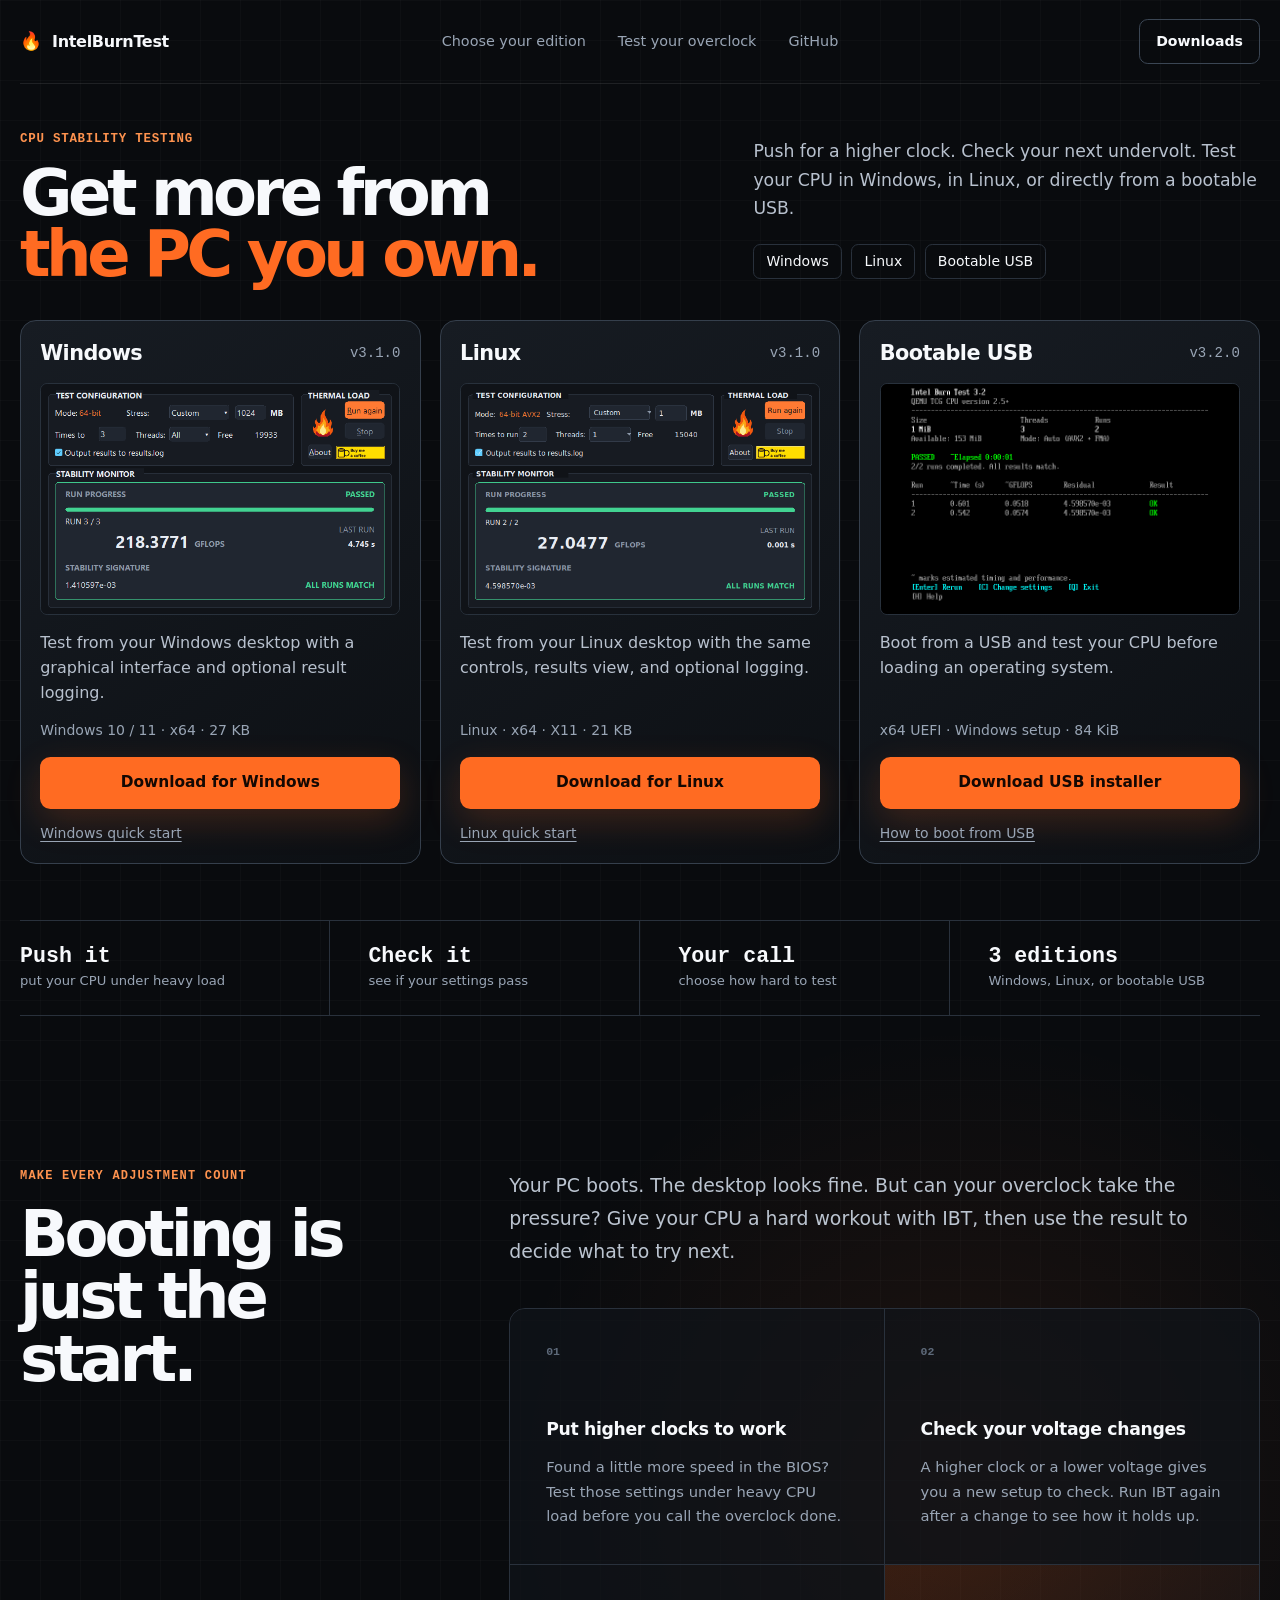
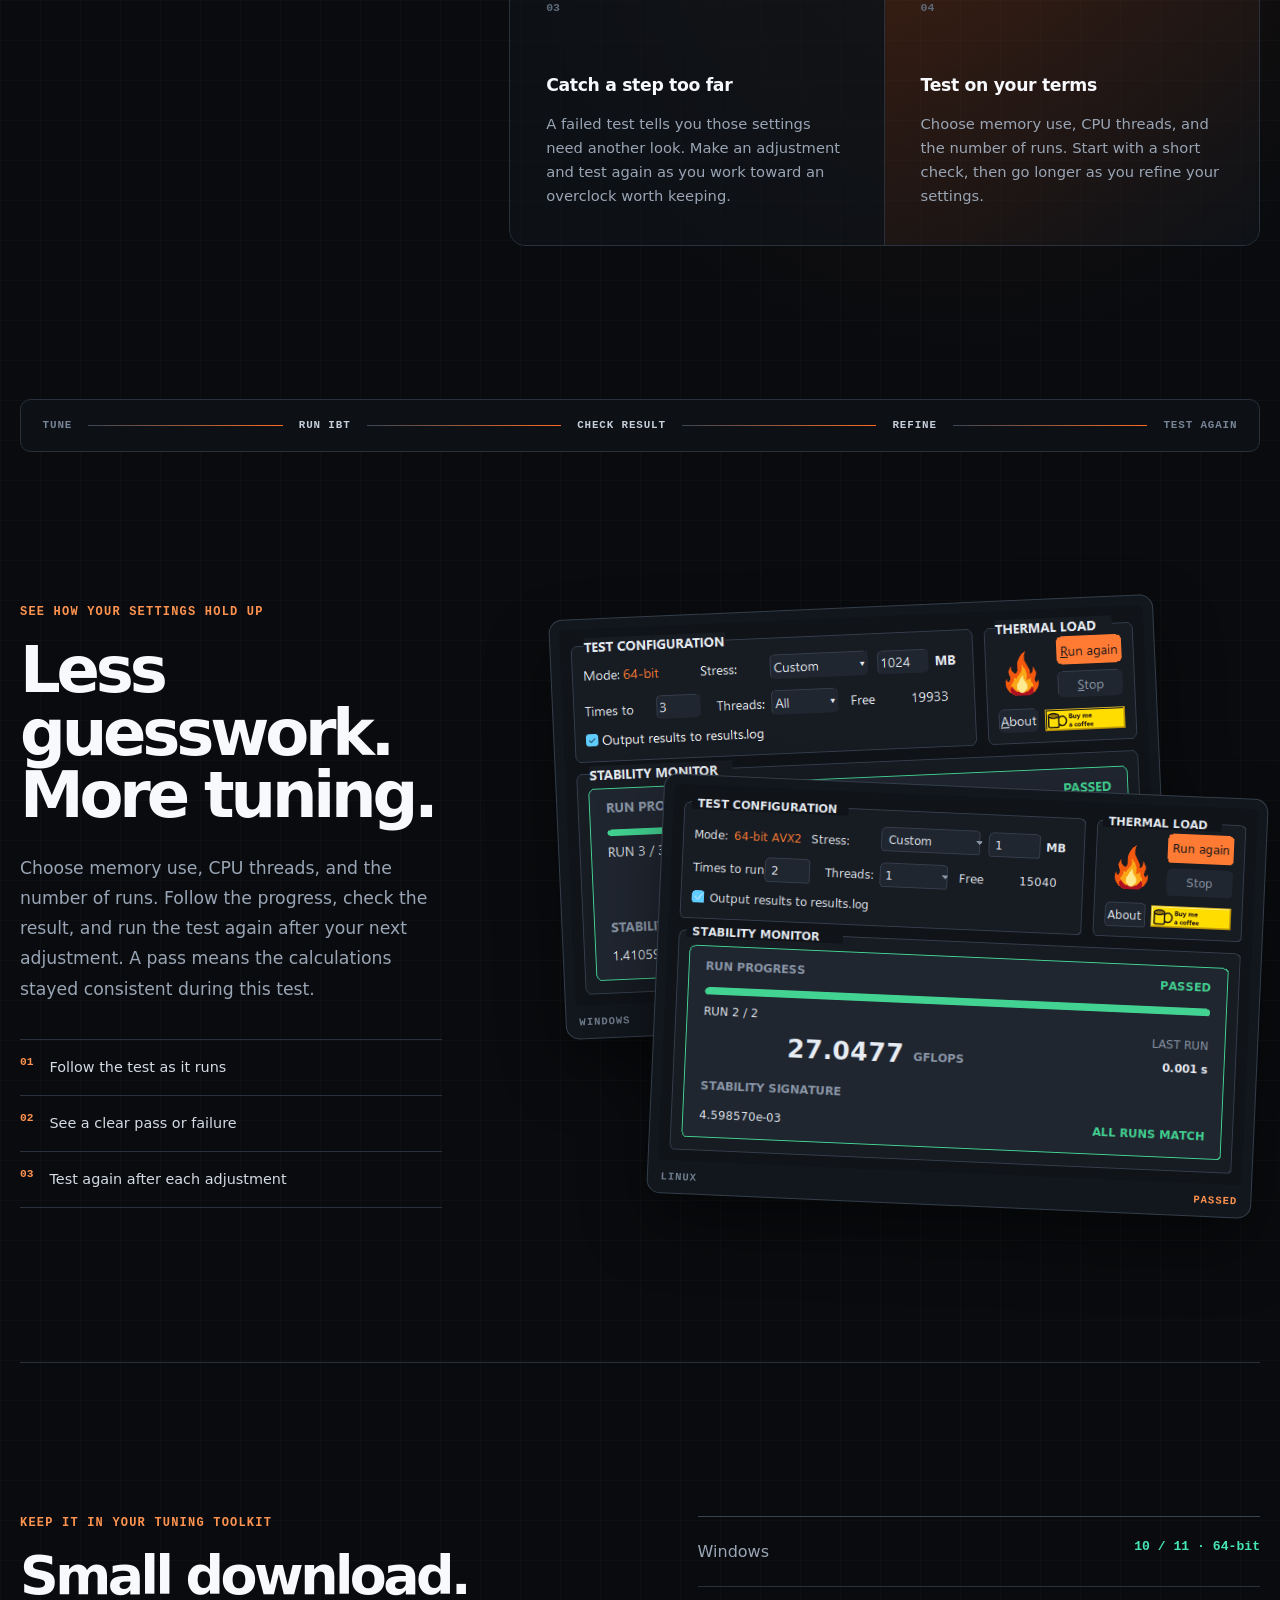
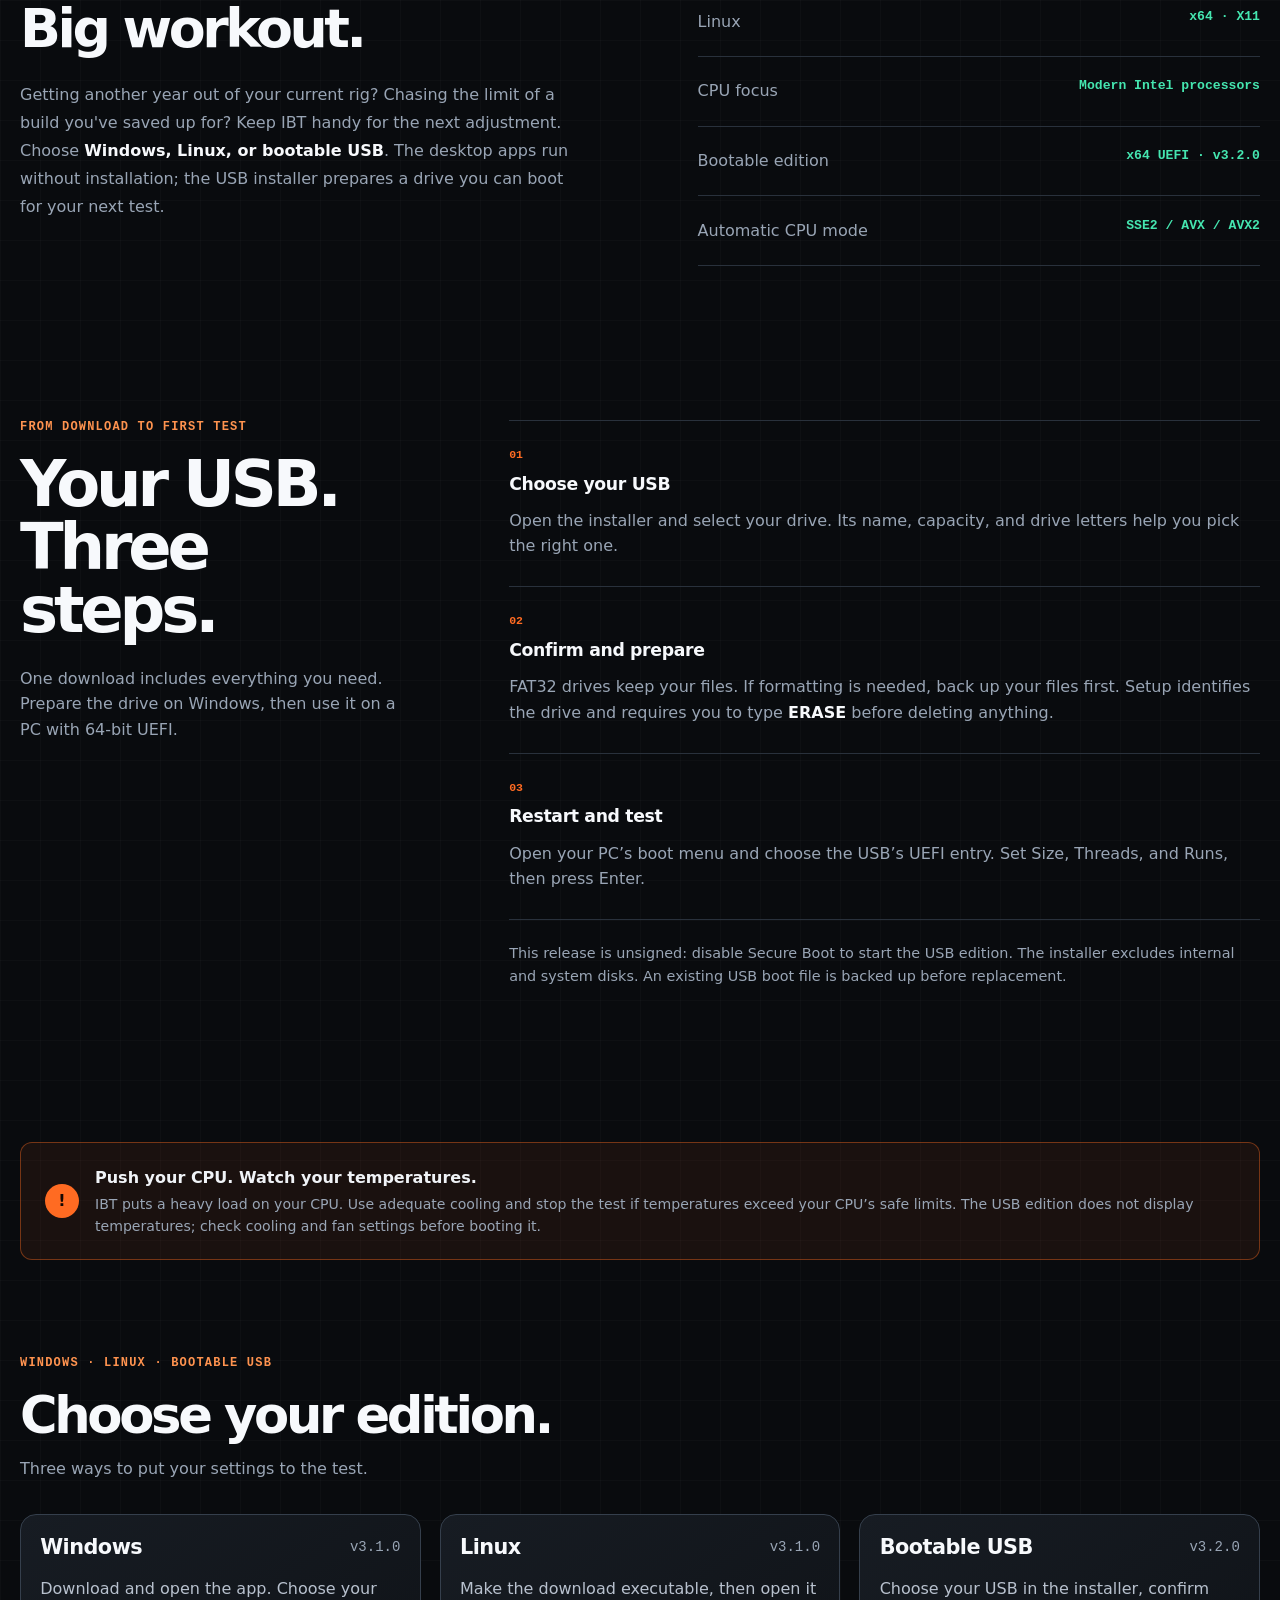
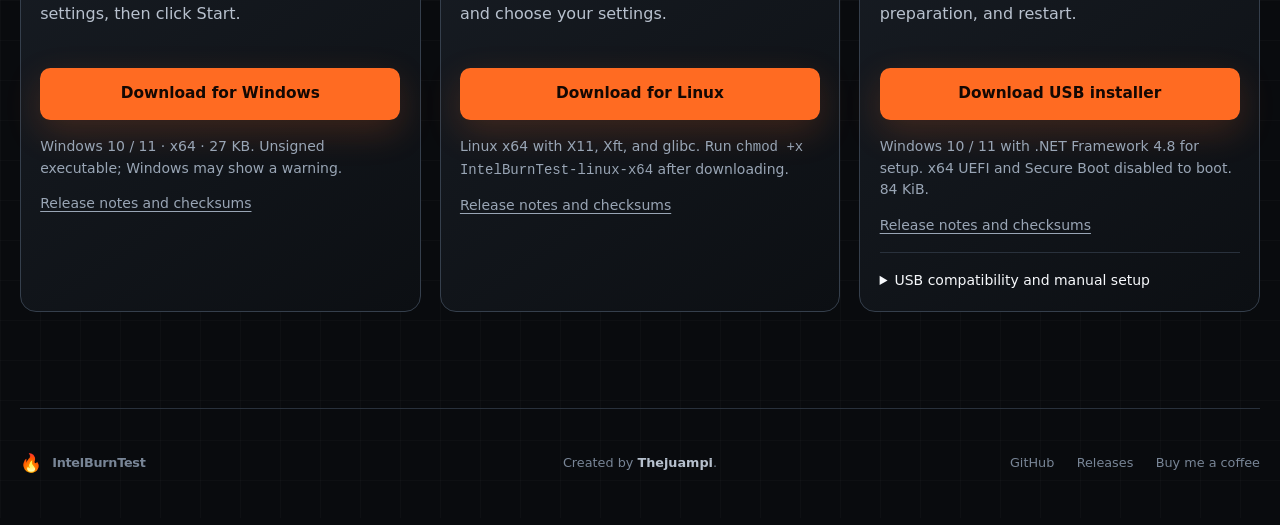
<file: index.html>
<!doctype html>
<html lang="en">
<head>
  <meta charset="utf-8">
  <meta name="viewport" content="width=device-width,initial-scale=1">
  <meta name="theme-color" content="#090b0e">
  <meta name="description" content="Test your CPU overclock with IntelBurnTest for Windows, Linux, or bootable USB. Choose your edition, download it, and check your settings under load.">
  <meta property="og:type" content="website">
  <meta property="og:title" content="IntelBurnTest — Get more from the PC you own.">
  <meta property="og:description" content="Chase more FPS. Push for a higher clock. Test your CPU overclock with IntelBurnTest as you squeeze more out of your hardware.">
  <meta property="og:image" content="https://thejuampi.github.io/ibt-asm/assets/ibt-windows-passed.webp">
  <meta property="og:image:alt" content="IntelBurnTest showing a passed CPU stability test">
  <title>IntelBurnTest — Put Your Overclock to the Test</title>
  <link rel="icon" type="image/svg+xml" href="data:image/svg+xml,%3Csvg xmlns='http://www.w3.org/2000/svg' viewBox='0 0 32 32'%3E%3Cpath fill='%23ff6b22' d='M18 2c1 7-5 8-2 14 1-4 5-5 6-9 5 6 7 12 4 18-4 8-16 7-20 1C1 18 8 11 13 7c0 4 0 7 2 8-2-7 3-8 3-13Z'/%3E%3Cpath fill='%23ffd166' d='M16 15c0 4-4 5-2 10 1 2 5 3 7 0 2-4-1-7-2-9 0 3-2 4-3 5 1-2 0-4 0-6Z'/%3E%3C/svg%3E">
  <link rel="preload" href="assets/ibt-windows-passed.webp" as="image" type="image/webp">
  <link rel="stylesheet" href="styles.css?v=three-editions-20260930">
</head>
<body>
  <a class="skip-link" href="#main">Skip to content</a>
  <header class="site-header">
    <a class="brand" href="#top" aria-label="IntelBurnTest home">
      <span class="brand-mark" aria-hidden="true">🔥</span>
      <span>IntelBurnTest</span>
    </a>
    <nav aria-label="Primary navigation">
      <a href="#editions">Choose your edition</a>
      <a href="#engineering">Test your overclock</a>
      <a href="https://github.com/Thejuampi/ibt-asm" rel="noreferrer">GitHub</a>
    </nav>
    <a class="header-download" href="#download">Downloads</a>
  </header>

  <main id="main">
    <section class="hero hero-editions" id="top">
      <div class="hero-intro">
        <div>
          <p class="kicker">CPU stability testing</p>
          <h1>Get more from<br><em>the PC you own.</em></h1>
        </div>
        <div class="hero-description">
          <p class="lede">Push for a higher clock. Check your next undervolt. Test your CPU in Windows, in Linux, or directly from a bootable USB.</p>
          <nav class="edition-shortcuts" aria-label="Choose an edition">
            <a href="#edition-windows">Windows</a><a href="#edition-linux">Linux</a><a href="#edition-usb">Bootable USB</a>
          </nav>
        </div>
      </div>
      <div class="edition-grid" id="editions" aria-label="IntelBurnTest editions">
        <article class="edition-card" id="edition-windows" data-edition="windows">
          <div class="edition-heading"><h2>Windows</h2><span class="edition-version">v3.1.0</span></div>
          <figure class="edition-shot"><img src="assets/ibt-windows-passed.webp" width="620" height="400" alt="IntelBurnTest Windows app showing a passed test in the Stability Monitor" decoding="async"></figure>
          <p>Test from your Windows desktop with a graphical interface and optional result logging.</p>
          <span class="edition-requirement">Windows 10 / 11 · x64 · 27 KB</span>
          <a class="button button-primary edition-download" href="https://github.com/Thejuampi/ibt-asm/releases/download/v3.1.0/IntelBurnTest.exe">Download for Windows</a>
          <a class="edition-more" href="#download-windows">Windows quick start</a>
        </article>
        <article class="edition-card" id="edition-linux" data-edition="linux">
          <div class="edition-heading"><h2>Linux</h2><span class="edition-version">v3.1.0</span></div>
          <figure class="edition-shot"><img src="assets/ibt-linux-passed.webp" width="620" height="400" alt="IntelBurnTest Linux app showing completed runs with matching results" decoding="async"></figure>
          <p>Test from your Linux desktop with the same controls, results view, and optional logging.</p>
          <span class="edition-requirement">Linux · x64 · X11 · 21 KB</span>
          <a class="button button-primary edition-download" href="https://github.com/Thejuampi/ibt-asm/releases/download/v3.1.0/IntelBurnTest-linux-x64">Download for Linux</a>
          <a class="edition-more" href="#download-linux">Linux quick start</a>
        </article>
        <article class="edition-card" id="edition-usb" data-edition="usb">
          <div class="edition-heading"><h2>Bootable USB</h2><span class="edition-version">v3.2.0</span></div>
          <figure class="edition-shot edition-shot-console"><img src="assets/ibt-uefi-passed.webp" width="1280" height="800" alt="Intel Burn Test bootable USB edition showing a passed test and Rerun and Change settings actions" decoding="async"></figure>
          <p>Boot from a USB and test your CPU before loading an operating system.</p>
          <span class="edition-requirement">x64 UEFI · Windows setup · 84 KiB</span>
          <a class="button button-primary edition-download" href="https://github.com/Thejuampi/ibt-asm/releases/download/v3.2.0/IntelBurnTest-USB-Setup.exe">Download USB installer</a>
          <a class="edition-more" href="#usb-setup">How to boot from USB</a>
        </article>
      </div>
    </section>

    <section class="proof" aria-label="Key facts">
      <div><strong>Push it</strong><span>put your CPU under heavy load</span></div>
      <div><strong>Check it</strong><span>see if your settings pass</span></div>
      <div><strong>Your call</strong><span>choose how hard to test</span></div>
      <div><strong>3 editions</strong><span>Windows, Linux, or bootable USB</span></div>
    </section>

    <section class="engineering section" id="engineering">
      <div class="section-heading">
        <p class="eyebrow">Make every adjustment count</p>
        <h2>Booting is<br>just the start.</h2>
      </div>
      <div class="engineering-content" id="how-to">
        <p class="section-intro">Your PC boots. The desktop looks fine. But can your overclock take the pressure? Give your CPU a hard workout with IBT, then use the result to decide what to try next.</p>
        <div class="architecture-grid">
          <article>
            <span class="card-index">01</span>
            <h3>Put higher clocks to work</h3>
            <p>Found a little more speed in the BIOS? Test those settings under heavy CPU load before you call the overclock done.</p>
          </article>
          <article>
            <span class="card-index">02</span>
            <h3>Check your voltage changes</h3>
            <p>A higher clock or a lower voltage gives you a new setup to check. Run IBT again after a change to see how it holds up.</p>
          </article>
          <article>
            <span class="card-index">03</span>
            <h3>Catch a step too far</h3>
            <p>A failed test tells you those settings need another look. Make an adjustment and test again as you work toward an overclock worth keeping.</p>
          </article>
          <article class="card-hot">
            <span class="card-index">04</span>
            <h3>Test on your terms</h3>
            <p>Choose memory use, CPU threads, and the number of runs. Start with a short check, then go longer as you refine your settings.</p>
          </article>
        </div>
      </div>
    </section>

    <section class="kernel-strip" aria-label="Overclock testing steps">
      <span>TUNE</span><i></i><b>RUN IBT</b><i></i><b>CHECK RESULT</b><i></i><b>REFINE</b><i></i><span>TEST AGAIN</span>
    </section>

    <section class="interface section" id="interface">
      <div class="interface-copy" id="results">
        <p class="eyebrow">See how your settings hold up</p>
        <h2>Less guesswork.<br>More tuning.</h2>
        <p>Choose memory use, CPU threads, and the number of runs. Follow the progress, check the result, and run the test again after your next adjustment. A pass means the calculations stayed consistent during this test.</p>
        <ul class="feature-list">
          <li><span>01</span> Follow the test as it runs</li>
          <li><span>02</span> See a clear pass or failure</li>
          <li><span>03</span> Test again after each adjustment</li>
        </ul>
      </div>
      <div class="screenshot-stack">
        <figure class="screenshot-card screenshot-idle">
          <img src="assets/ibt-windows-passed.webp" width="620" height="400" alt="Windows graphical Stability Monitor after a completed test" loading="lazy" decoding="async">
          <figcaption><span>Windows</span><b>Passed</b></figcaption>
        </figure>
        <figure class="screenshot-card screenshot-running">
          <img src="assets/ibt-linux-passed.webp" width="620" height="400" alt="Linux graphical Stability Monitor after a completed test" loading="lazy" decoding="async">
          <figcaption><span>Linux</span><b>Passed</b></figcaption>
        </figure>
      </div>
    </section>

    <section class="validation section">
      <div class="validation-copy">
        <p class="eyebrow">Keep it in your tuning toolkit</p>
        <h2>Small download.<br>Big workout.</h2>
        <p>Getting another year out of your current rig? Chasing the limit of a build you've saved up for? Keep IBT handy for the next adjustment. Choose <strong>Windows, Linux, or bootable USB</strong>. The desktop apps run without installation; the USB installer prepares a drive you can boot for your next test.</p>
      </div>
      <div class="validation-ledger" role="list" aria-label="Download and compatibility">
        <div role="listitem"><span>Windows</span><strong>10 / 11 · 64-bit</strong></div>
        <div role="listitem"><span>Linux</span><strong>x64 · X11</strong></div>
        <div role="listitem"><span>CPU focus</span><strong>Modern Intel processors</strong></div>
        <div role="listitem"><span>Bootable edition</span><strong>x64 UEFI · v3.2.0</strong></div>
        <div role="listitem"><span>Automatic CPU mode</span><strong>SSE2 / AVX / AVX2</strong></div>
      </div>
    </section>

    <section class="usb-setup section" id="usb-setup">
      <div class="section-heading">
        <p class="eyebrow">From download to first test</p>
        <h2>Your USB.<br>Three steps.</h2>
        <p class="usb-intro">One download includes everything you need. Prepare the drive on Windows, then use it on a PC with 64-bit UEFI.</p>
      </div>
      <div class="usb-steps">
        <article><span class="card-index">01</span><h3>Choose your USB</h3><p>Open the installer and select your drive. Its name, capacity, and drive letters help you pick the right one.</p></article>
        <article><span class="card-index">02</span><h3>Confirm and prepare</h3><p>FAT32 drives keep your files. If formatting is needed, back up your files first. Setup identifies the drive and requires you to type <strong>ERASE</strong> before deleting anything.</p></article>
        <article><span class="card-index">03</span><h3>Restart and test</h3><p>Open your PC’s boot menu and choose the USB’s UEFI entry. Set Size, Threads, and Runs, then press Enter.</p></article>
        <p class="usb-note">This release is unsigned: disable Secure Boot to start the USB edition. The installer excludes internal and system disks. An existing USB boot file is backed up before replacement.</p>
      </div>
    </section>

    <aside class="warning">
      <div class="warning-icon" aria-hidden="true">!</div>
      <div>
        <strong>Push your CPU. Watch your temperatures.</strong>
        <p>IBT puts a heavy load on your CPU. Use adequate cooling and stop the test if temperatures exceed your CPU’s safe limits. The USB edition does not display temperatures; check cooling and fan settings before booting it.</p>
      </div>
    </aside>

    <section class="downloads-section" id="download">
      <div class="downloads-heading"><p class="eyebrow">Windows · Linux · Bootable USB</p><h2>Choose your edition.</h2><p>Three ways to put your settings to the test.</p></div>
      <div class="download-grid" id="desktop-downloads">
        <article class="download-choice" id="download-windows">
          <div class="edition-heading"><h3>Windows</h3><span class="edition-version">v3.1.0</span></div>
          <p>Download and open the app. Choose your settings, then click Start.</p>
          <a class="button button-primary edition-download" href="https://github.com/Thejuampi/ibt-asm/releases/download/v3.1.0/IntelBurnTest.exe">Download for Windows</a>
          <p class="download-requirements">Windows 10 / 11 · x64 · 27 KB. Unsigned executable; Windows may show a warning.</p>
          <a class="edition-more" href="https://github.com/Thejuampi/ibt-asm/releases/tag/v3.1.0">Release notes and checksums</a>
        </article>
        <article class="download-choice" id="download-linux">
          <div class="edition-heading"><h3>Linux</h3><span class="edition-version">v3.1.0</span></div>
          <p>Make the download executable, then open it and choose your settings.</p>
          <a class="button button-primary edition-download" id="linux-download" href="https://github.com/Thejuampi/ibt-asm/releases/download/v3.1.0/IntelBurnTest-linux-x64">Download for Linux</a>
          <p class="download-requirements">Linux x64 with X11, Xft, and glibc. Run <code>chmod +x IntelBurnTest-linux-x64</code> after downloading.</p>
          <a class="edition-more" href="https://github.com/Thejuampi/ibt-asm/releases/tag/v3.1.0">Release notes and checksums</a>
        </article>
        <article class="download-choice" id="download-usb">
          <div class="edition-heading"><h3>Bootable USB</h3><span class="edition-version">v3.2.0</span></div>
          <p>Choose your USB in the installer, confirm preparation, and restart.</p>
          <a class="button button-primary edition-download" href="https://github.com/Thejuampi/ibt-asm/releases/download/v3.2.0/IntelBurnTest-USB-Setup.exe">Download USB installer</a>
          <p class="download-requirements">Windows 10 / 11 with .NET Framework 4.8 for setup. x64 UEFI and Secure Boot disabled to boot. 84 KiB.</p>
          <a class="edition-more" href="https://github.com/Thejuampi/ibt-asm/releases/tag/v3.2.0">Release notes and checksums</a>
          <details class="manual-downloads">
            <summary>USB compatibility and manual setup</summary>
            <p>Verified in QEMU/OVMF; physical USB installation and firmware compatibility still need hardware validation. The installer is unsigned; Windows may show a warning. Legacy BIOS is unsupported.</p>
            <p><a class="release-link" href="https://github.com/Thejuampi/ibt-asm/releases/download/v3.2.0/ibt-uefi-usb.zip">Download the USB ZIP</a> and extract it into an existing FAT32 USB. Back up an existing EFI/BOOT/BOOTX64.EFI before replacing it.</p>
            <p><a class="release-link" href="https://github.com/Thejuampi/ibt-asm/releases/download/v3.2.0/ibt-uefi.img">Download the raw image</a> for your imaging tool. Writing this image erases its destination and creates a 64 MiB layout.</p>
          </details>
        </article>
      </div>
    </section>
  </main>

  <footer>
    <a class="brand" href="#top"><span class="brand-mark" aria-hidden="true">🔥</span><span>IntelBurnTest</span></a>
    <p>Created by <strong>Thejuampi</strong>.</p>
    <div>
      <a href="https://github.com/Thejuampi/ibt-asm">GitHub</a>
      <a href="https://github.com/Thejuampi/ibt-asm/releases">Releases</a>
      <a href="https://buymeacoffee.com/thejuampi">Buy me a coffee</a>
    </div>
  </footer>
</body>
</html>
</file>
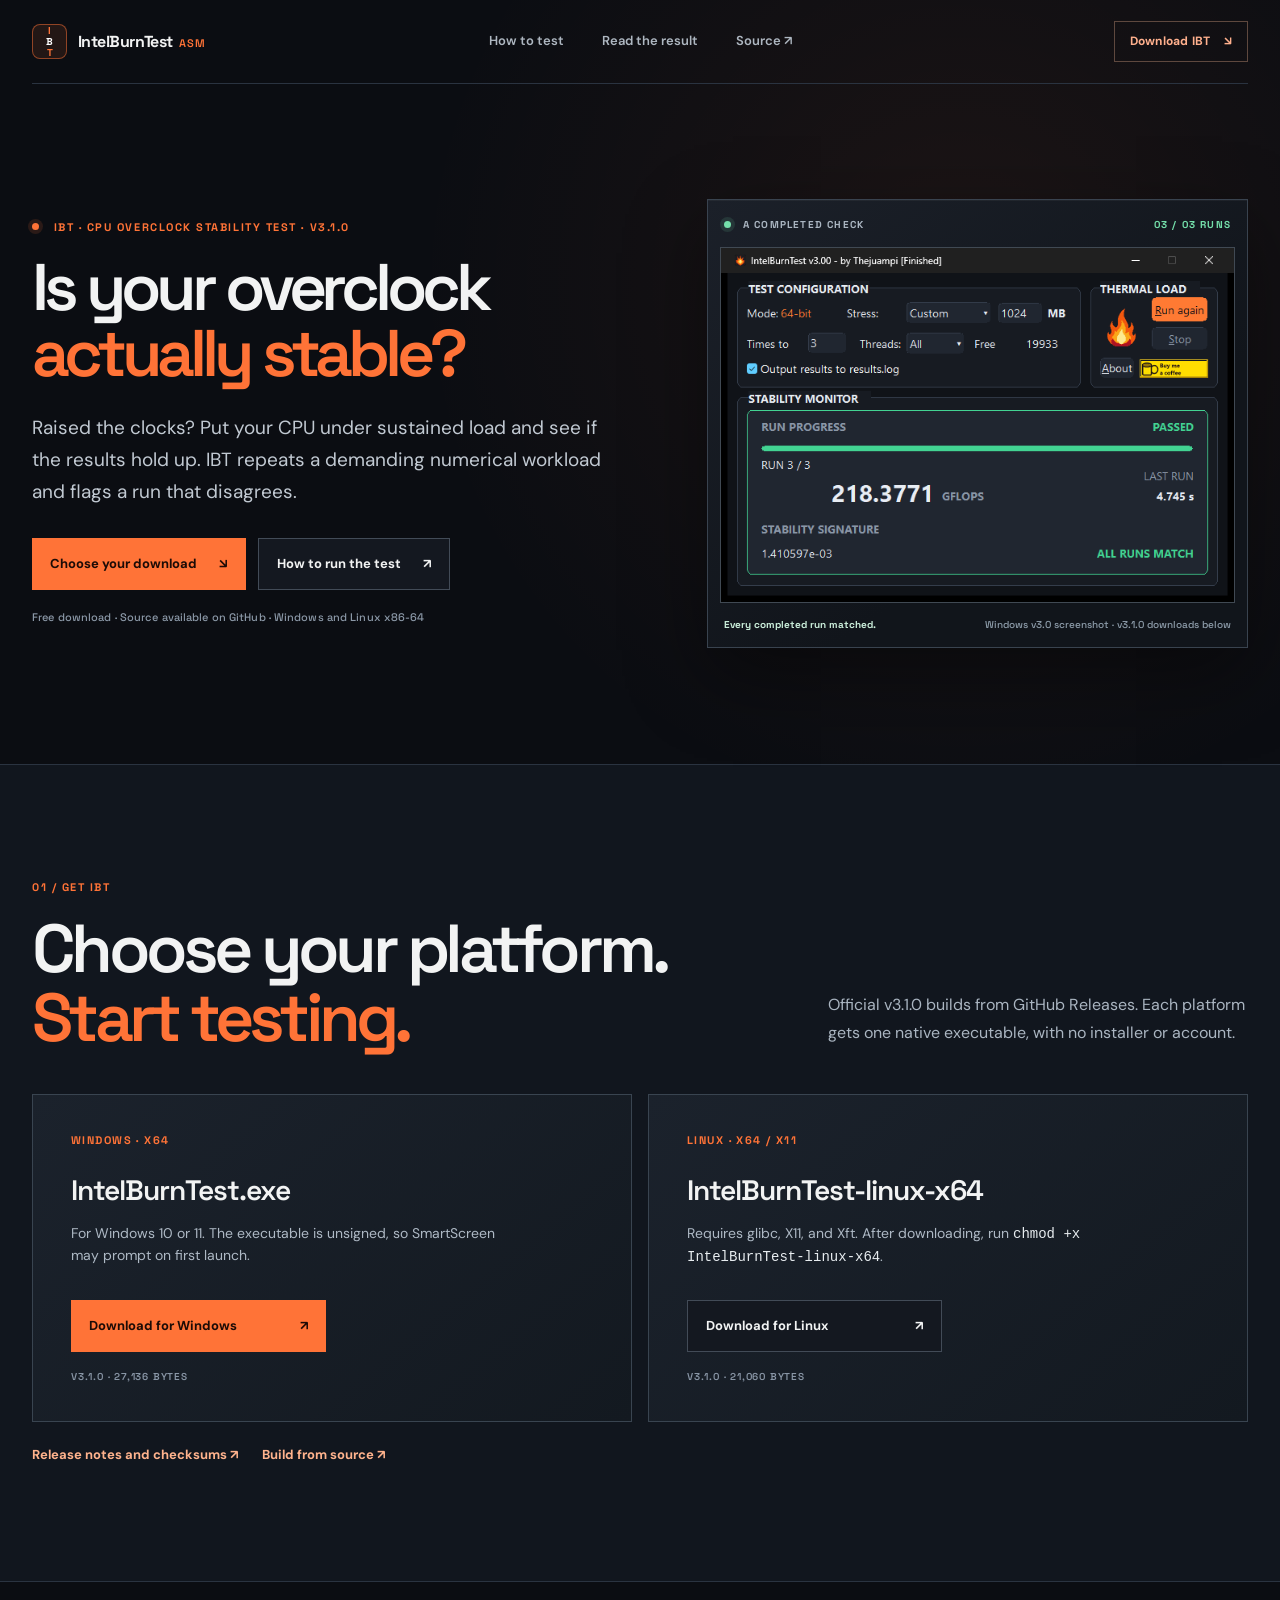
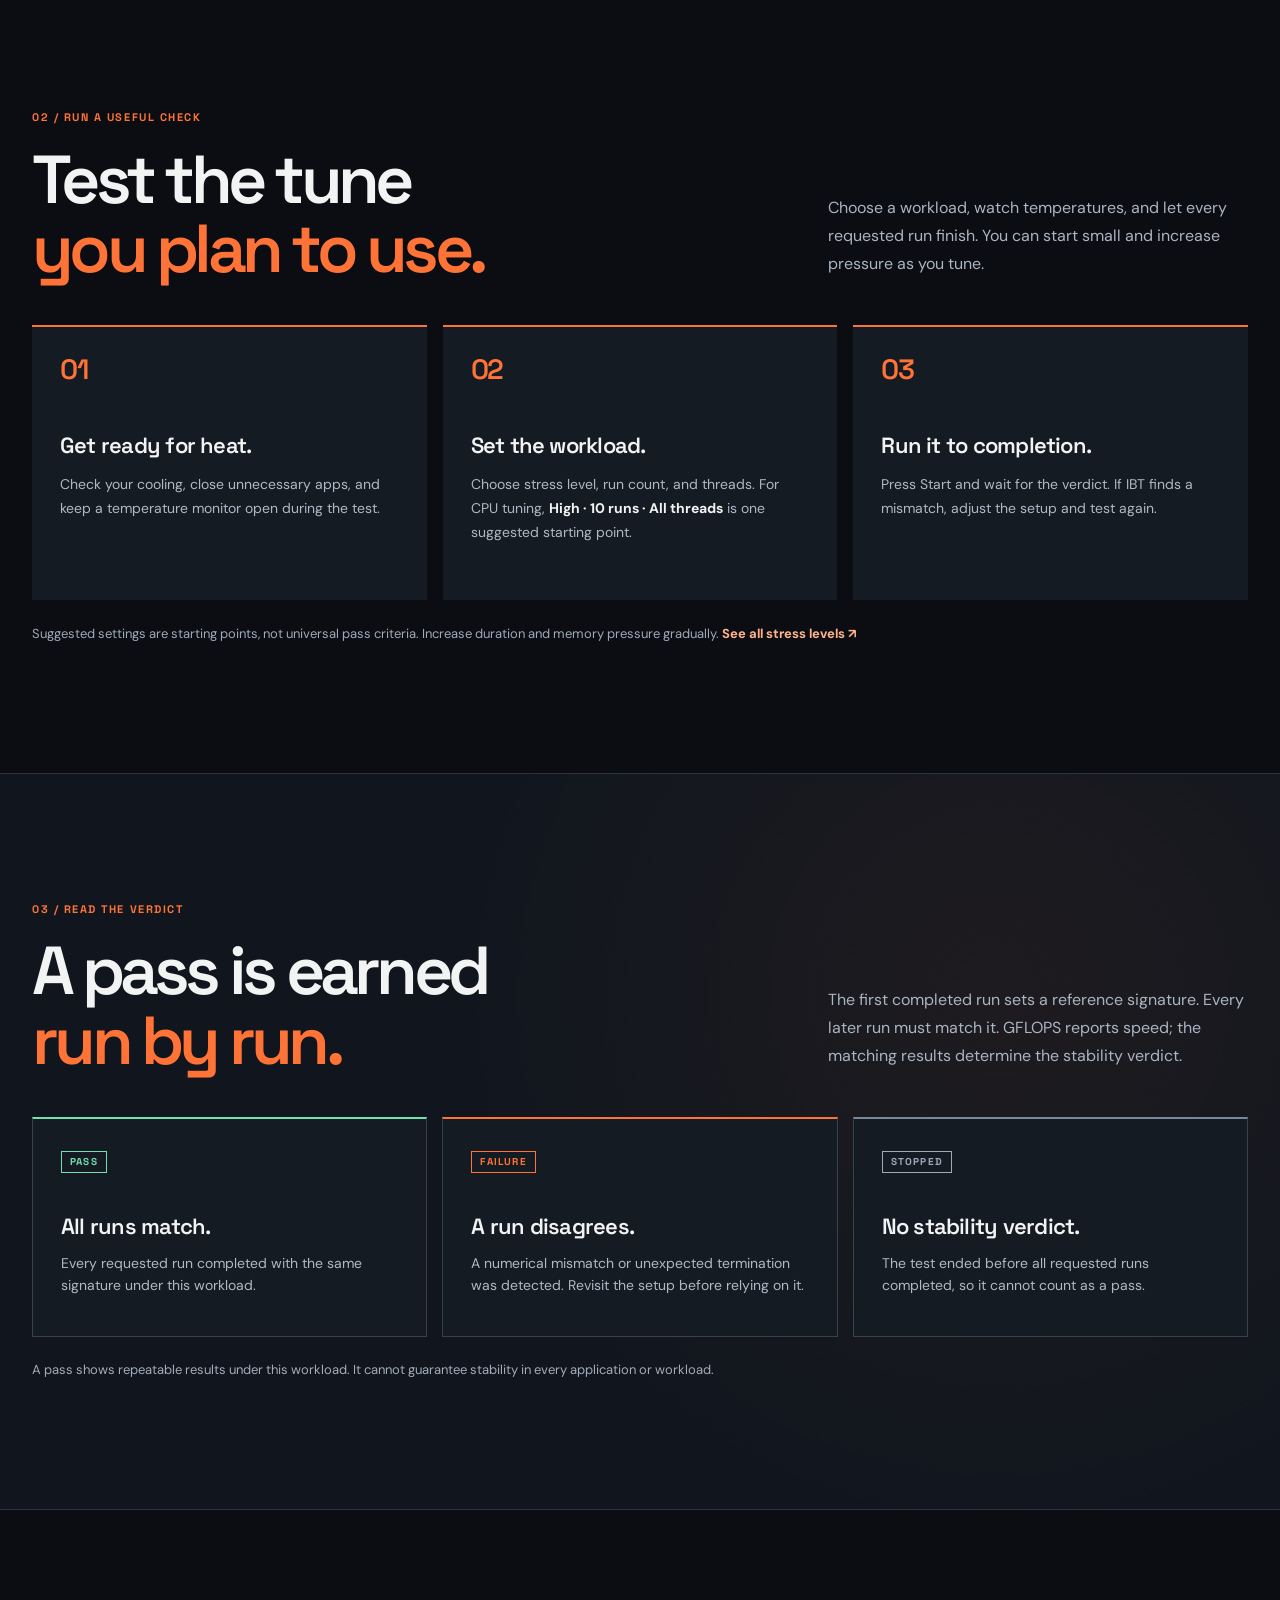
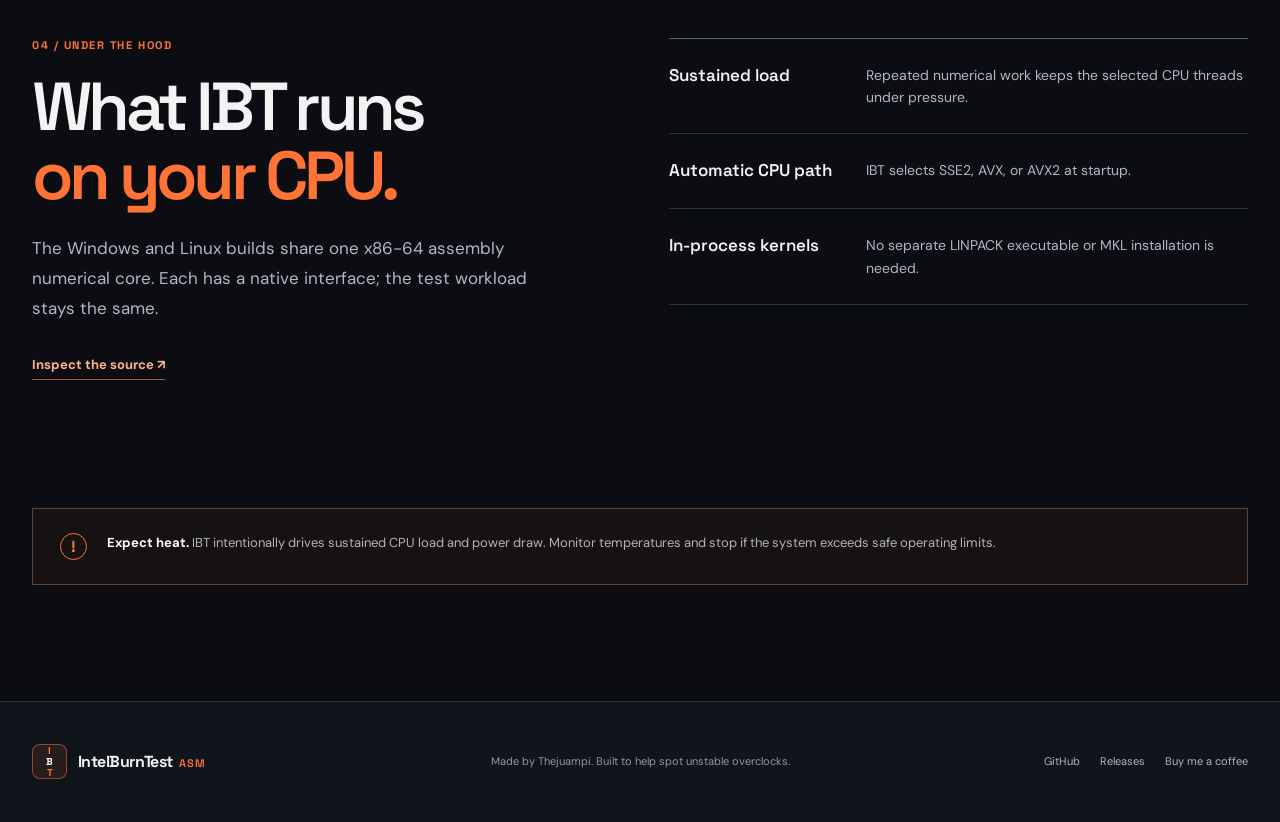
<file: site/index.html>
<!doctype html>
<html lang="en">
<head>
  <meta charset="utf-8">
  <meta name="viewport" content="width=device-width, initial-scale=1">
  <meta name="theme-color" content="#0b0d12">
  <meta name="description" content="Test your CPU overclock with IntelBurnTest ASM (IBT). Choose a Windows or Linux build, run a sustained workload, and see whether every completed run agrees.">
  <meta property="og:type" content="website">
  <meta property="og:title" content="IntelBurnTest ASM — Is your CPU overclock stable?">
  <meta property="og:description" content="Stress your CPU overclock, compare every completed run, and get a clear stability verdict under load.">
  <meta property="og:image" content="https://thejuampi.github.io/ibt-asm/assets/ibt-passed.webp">
  <meta property="og:image:alt" content="IntelBurnTest showing three completed runs with matching results">
  <title>IntelBurnTest ASM (IBT) — CPU Overclock Stability Test</title>
  <link rel="icon" href="favicon.svg" type="image/svg+xml">
  <link rel="preload" href="assets/ibt-passed.webp" as="image" type="image/webp">
  <link rel="stylesheet" href="styles.css">
</head>
<body>
  <a class="skip-link" href="#main">Skip to content</a>

  <header class="site-header wrap">
    <a class="brand" href="#top" aria-label="IntelBurnTest ASM home">
      <span class="brand-icon" aria-hidden="true">I<span>B</span>T</span>
      <span>IntelBurnTest <small>ASM</small></span>
    </a>
    <nav aria-label="Main navigation">
      <a href="#how-to">How to test</a>
      <a href="#results">Read the result</a>
      <a href="https://github.com/Thejuampi/ibt-asm">Source <span aria-hidden="true">↗</span></a>
    </nav>
    <a class="header-cta" href="#download">Download IBT <span aria-hidden="true">↘</span></a>
  </header>

  <main id="main">
    <section class="hero wrap" id="top" aria-labelledby="hero-title">
      <div class="hero-copy">
        <p class="eyebrow"><span class="live-dot" aria-hidden="true"></span> IBT · CPU OVERCLOCK STABILITY TEST · V3.1.0</p>
        <h1 id="hero-title">Is your overclock<br><em>actually stable?</em></h1>
        <p class="hero-lede">Raised the clocks? Put your CPU under sustained load and see if the results hold up. IBT repeats a demanding numerical workload and flags a run that disagrees.</p>
        <div class="hero-actions">
          <a class="button button-primary" href="#download">Choose your download <span aria-hidden="true">↘</span></a>
          <a class="button button-ghost" href="#how-to">How to run the test <span aria-hidden="true">↗</span></a>
        </div>
        <p class="hero-note">Free download · Source available on GitHub · Windows and Linux x86-64</p>
      </div>
      <figure class="result-visual">
        <div class="visual-topline"><span class="status-light" aria-hidden="true"></span> A COMPLETED CHECK <span>03 / 03 RUNS</span></div>
        <img src="assets/ibt-passed.webp" width="636" height="439" alt="IntelBurnTest Stability Monitor showing three completed runs, a passed verdict, and matching results">
        <figcaption><strong>Every completed run matched.</strong><span>Windows v3.0 screenshot · v3.1.0 downloads below</span></figcaption>
      </figure>
    </section>

    <section class="download-band" id="download" aria-labelledby="download-title">
      <div class="wrap">
        <div class="section-heading">
          <div><p class="eyebrow">01 / GET IBT</p><h2 id="download-title">Choose your platform.<br><em>Start testing.</em></h2></div>
          <p>Official v3.1.0 builds from GitHub Releases. Each platform gets one native executable, with no installer or account.</p>
        </div>
        <div class="download-grid">
          <article class="download-card">
            <span class="platform-label">WINDOWS · X64</span>
            <h3>IntelBurnTest.exe</h3>
            <p>For Windows 10 or 11. The executable is unsigned, so SmartScreen may prompt on first launch.</p>
            <a class="button button-primary" href="https://github.com/Thejuampi/ibt-asm/releases/download/v3.1.0/IntelBurnTest.exe">Download for Windows <span aria-hidden="true">↗</span></a>
            <span class="file-detail">V3.1.0 · 27,136 BYTES</span>
          </article>
          <article class="download-card">
            <span class="platform-label">LINUX · X64 / X11</span>
            <h3>IntelBurnTest-linux-x64</h3>
            <p>Requires glibc, X11, and Xft. After downloading, run <code>chmod +x IntelBurnTest-linux-x64</code>.</p>
            <a class="button button-outline" href="https://github.com/Thejuampi/ibt-asm/releases/download/v3.1.0/IntelBurnTest-linux-x64">Download for Linux <span aria-hidden="true">↗</span></a>
            <span class="file-detail">V3.1.0 · 21,060 BYTES</span>
          </article>
        </div>
        <p class="download-links"><a href="https://github.com/Thejuampi/ibt-asm/releases/tag/v3.1.0">Release notes and checksums ↗</a><a href="https://github.com/Thejuampi/ibt-asm#build-from-source">Build from source ↗</a></p>
      </div>
    </section>

    <section class="how-to wrap section" id="how-to" aria-labelledby="how-title">
      <div class="section-heading">
        <div><p class="eyebrow">02 / RUN A USEFUL CHECK</p><h2 id="how-title">Test the tune<br><em>you plan to use.</em></h2></div>
        <p>Choose a workload, watch temperatures, and let every requested run finish. You can start small and increase pressure as you tune.</p>
      </div>
      <div class="steps">
        <article><span class="step-number">01</span><h3>Get ready for heat.</h3><p>Check your cooling, close unnecessary apps, and keep a temperature monitor open during the test.</p></article>
        <article><span class="step-number">02</span><h3>Set the workload.</h3><p>Choose stress level, run count, and threads. For CPU tuning, <strong>High · 10 runs · All threads</strong> is one suggested starting point.</p></article>
        <article><span class="step-number">03</span><h3>Run it to completion.</h3><p>Press Start and wait for the verdict. If IBT finds a mismatch, adjust the setup and test again.</p></article>
      </div>
      <p class="guide-note">Suggested settings are starting points, not universal pass criteria. Increase duration and memory pressure gradually. <a href="https://github.com/Thejuampi/ibt-asm#choosing-a-stress-level">See all stress levels ↗</a></p>
    </section>

    <section class="results-band" id="results" aria-labelledby="results-title">
      <div class="wrap section">
        <div class="section-heading">
          <div><p class="eyebrow">03 / READ THE VERDICT</p><h2 id="results-title">A pass is earned<br><em>run by run.</em></h2></div>
          <p>The first completed run sets a reference signature. Every later run must match it. GFLOPS reports speed; the matching results determine the stability verdict.</p>
        </div>
        <div class="verdict-grid">
          <article class="verdict-card passed"><span>PASS</span><h3>All runs match.</h3><p>Every requested run completed with the same signature under this workload.</p></article>
          <article class="verdict-card failed"><span>FAILURE</span><h3>A run disagrees.</h3><p>A numerical mismatch or unexpected termination was detected. Revisit the setup before relying on it.</p></article>
          <article class="verdict-card stopped"><span>STOPPED</span><h3>No stability verdict.</h3><p>The test ended before all requested runs completed, so it cannot count as a pass.</p></article>
        </div>
        <p class="result-limit">A pass shows repeatable results under this workload. It cannot guarantee stability in every application or workload.</p>
      </div>
    </section>

    <section class="technical wrap section" aria-labelledby="technical-title">
      <div>
        <p class="eyebrow">04 / UNDER THE HOOD</p>
        <h2 id="technical-title">What IBT runs<br><em>on your CPU.</em></h2>
        <p>The Windows and Linux builds share one x86-64 assembly numerical core. Each has a native interface; the test workload stays the same.</p>
        <a class="text-link" href="https://github.com/Thejuampi/ibt-asm">Inspect the source ↗</a>
      </div>
      <div class="technical-list">
        <div><strong>Sustained load</strong><span>Repeated numerical work keeps the selected CPU threads under pressure.</span></div>
        <div><strong>Automatic CPU path</strong><span>IBT selects SSE2, AVX, or AVX2 at startup.</span></div>
        <div><strong>In-process kernels</strong><span>No separate LINPACK executable or MKL installation is needed.</span></div>
      </div>
    </section>

    <aside class="safety wrap" aria-label="Safety note"><span class="safety-icon" aria-hidden="true">!</span><p><strong>Expect heat.</strong> IBT intentionally drives sustained CPU load and power draw. Monitor temperatures and stop if the system exceeds safe operating limits.</p></aside>
  </main>

  <footer class="site-footer"><div class="wrap footer-grid"><a class="brand" href="#top"><span class="brand-icon" aria-hidden="true">I<span>B</span>T</span><span>IntelBurnTest <small>ASM</small></span></a><p>Made by Thejuampi. Built to help spot unstable overclocks.</p><div><a href="https://github.com/Thejuampi/ibt-asm">GitHub</a><a href="https://github.com/Thejuampi/ibt-asm/releases">Releases</a><a href="https://buymeacoffee.com/thejuampi">Buy me a coffee</a></div></div></footer>
</body>
</html>
</file>
<file: styles.css>
:root {
  color-scheme: dark;
  --bg: #090b0e;
  --panel: #10141a;
  --panel-2: #151b23;
  --line: #29313c;
  --line-hot: #ff6b22;
  --text: #f7f9fc;
  --muted: #99a5b5;
  --orange: #ff6b22;
  --orange-2: #ff934f;
  --mint: #45e6b0;
  --max: 1240px;
}

* { box-sizing: border-box; }

html { scroll-behavior: smooth; }

body {
  margin: 0;
  min-width: 320px;
  background:
    radial-gradient(circle at 75% 28%, rgba(255, 107, 34, .09), transparent 29rem),
    linear-gradient(rgba(255,255,255,.018) 1px, transparent 1px),
    linear-gradient(90deg, rgba(255,255,255,.018) 1px, transparent 1px),
    var(--bg);
  background-size: auto, 40px 40px, 40px 40px, auto;
  color: var(--text);
  font-family: "Segoe UI Variable", "Segoe UI", system-ui, sans-serif;
  font-size: 16px;
  line-height: 1.6;
  -webkit-font-smoothing: antialiased;
}

::selection { background: var(--orange); color: #160904; }

a { color: inherit; text-decoration: none; }

.skip-link {
  position: fixed;
  z-index: 20;
  top: 1rem;
  left: 1rem;
  padding: .7rem 1rem;
  border-radius: .55rem;
  background: var(--text);
  color: var(--bg);
  transform: translateY(-200%);
}

.skip-link:focus { transform: none; }

.site-header {
  width: min(calc(100% - 2rem), var(--max));
  min-height: 84px;
  margin: 0 auto;
  display: grid;
  grid-template-columns: 1fr auto 1fr;
  align-items: center;
  gap: 2rem;
  border-bottom: 1px solid rgba(255,255,255,.09);
}

.brand {
  display: inline-flex;
  align-items: center;
  gap: .65rem;
  width: fit-content;
  font-weight: 650;
  letter-spacing: -.02em;
}

.brand b { color: var(--orange); font-size: .75rem; letter-spacing: .08em; }
.brand-mark { font-size: 1.1rem; filter: saturate(1.25); }

nav { display: flex; gap: 2rem; color: var(--muted); font-size: .9rem; }
nav a { transition: color .2s ease; }
nav a:hover, nav a:focus-visible { color: var(--text); }

.header-download {
  justify-self: end;
  padding: .65rem 1rem;
  border: 1px solid #3b4654;
  border-radius: .55rem;
  font-size: .88rem;
  font-weight: 650;
  transition: border-color .2s ease, background .2s ease;
}

.header-download:hover, .header-download:focus-visible {
  border-color: var(--orange);
  background: rgba(255,107,34,.08);
}

.hero {
  width: min(calc(100% - 2rem), var(--max));
  min-height: 690px;
  margin: 0 auto;
  display: grid;
  grid-template-columns: minmax(0, .88fr) minmax(500px, 1.12fr);
  align-items: center;
  gap: clamp(3rem, 7vw, 7rem);
  padding: 5rem 0 4.5rem;
}

.kicker {
  display: flex;
  align-items: center;
  gap: .7rem;
  margin: 0 0 1.35rem;
  color: var(--muted);
  font: 650 .78rem/1.2 ui-monospace, "Cascadia Code", monospace;
  letter-spacing: .06em;
  text-transform: uppercase;
}

.kicker span {
  padding: .34rem .52rem;
  border: 1px solid rgba(255,107,34,.6);
  border-radius: .4rem;
  color: var(--orange-2);
}

h1 {
  margin: 0;
  font-size: clamp(3.4rem, 5.9vw, 5.7rem);
  line-height: .95;
  letter-spacing: -.07em;
  font-weight: 780;
}

h1 em { color: var(--orange); font-style: normal; }

.lede {
  max-width: 36rem;
  margin: 1.65rem 0 0;
  color: #b8c1ce;
  font-size: clamp(1.05rem, 1.5vw, 1.22rem);
  line-height: 1.65;
}

.hero-actions { display: flex; align-items: stretch; gap: .8rem; margin-top: 2rem; }

.platform-link { margin: 1rem 0 0; color: var(--muted); font-size: .8rem; }
.platform-link a { text-decoration: underline; text-underline-offset: 3px; }
.platform-link a:hover, .release-link:hover { color: var(--text); }

.button {
  min-height: 54px;
  display: inline-flex;
  align-items: center;
  justify-content: center;
  gap: .65rem;
  border-radius: .65rem;
  font-weight: 700;
  transition: transform .2s ease, box-shadow .2s ease, border-color .2s ease;
}

.button:hover { transform: translateY(-2px); }
.button:focus-visible, a:focus-visible { outline: 2px solid var(--orange-2); outline-offset: 3px; }

.button-primary {
  flex-direction: column;
  align-items: flex-start;
  min-width: 225px;
  padding: .65rem 1.15rem;
  background: var(--orange);
  color: #140803;
  box-shadow: 0 12px 35px rgba(255, 107, 34, .19);
  line-height: 1.15;
}

.button-primary small { font: 650 .72rem/1 ui-monospace, "Cascadia Code", monospace; opacity: .72; }
.button-primary:hover { box-shadow: 0 15px 42px rgba(255, 107, 34, .3); }

.button-secondary {
  padding: 0 1.15rem;
  border: 1px solid var(--line);
  background: rgba(16,20,26,.74);
  color: #dce2eb;
  font-size: .9rem;
}

.button-secondary:hover { border-color: #566170; }

.checksum {
  display: flex;
  gap: .65rem;
  margin: 1rem 0 0;
  color: #6f7c8d;
  font: .73rem/1.4 ui-monospace, "Cascadia Code", monospace;
}

.checksum span { color: #8e9aab; }

.hero-visual { position: relative; min-width: 0; }

.visual-glow {
  position: absolute;
  inset: 15% 3% -8% 12%;
  background: var(--orange);
  opacity: .08;
  filter: blur(70px);
  transform: rotate(-5deg);
}

.app-frame {
  position: relative;
  z-index: 1;
  margin: 0;
  padding: .65rem;
  border: 1px solid #353f4c;
  border-radius: 1rem;
  background: linear-gradient(145deg, #171c23, #0c0f13);
  box-shadow: 0 35px 90px rgba(0,0,0,.52), inset 0 1px rgba(255,255,255,.05);
  transform: perspective(1100px) rotateY(-3deg) rotateX(1deg);
}

.app-frame img {
  display: block;
  width: 100%;
  height: auto;
  border-radius: .45rem;
  background: #0b0d10;
}

.frame-bar {
  height: 30px;
  display: flex;
  align-items: center;
  gap: .35rem;
  padding: 0 .2rem;
}

.frame-bar span { width: 6px; height: 6px; border-radius: 50%; background: #414a57; }
.frame-bar span:first-child { background: var(--orange); }
.frame-bar b { margin-left: auto; color: #778497; font: 650 .65rem ui-monospace, "Cascadia Code", monospace; letter-spacing: .12em; }

.app-frame figcaption {
  display: flex;
  align-items: center;
  justify-content: space-between;
  padding: .7rem .3rem .1rem;
  color: #778497;
  font: .72rem ui-monospace, "Cascadia Code", monospace;
  text-transform: uppercase;
  letter-spacing: .08em;
}

.app-frame figcaption strong { color: var(--mint); font-weight: 700; }

.proof {
  width: min(calc(100% - 2rem), var(--max));
  margin: 0 auto;
  display: grid;
  grid-template-columns: repeat(4, 1fr);
  border-top: 1px solid var(--line);
  border-bottom: 1px solid var(--line);
}

.proof div { padding: 1.45rem clamp(1rem, 3vw, 2.4rem); border-right: 1px solid var(--line); }
.proof div:first-child { padding-left: 0; }
.proof div:last-child { border-right: 0; }
.proof strong { display: block; font: 700 1.35rem ui-monospace, "Cascadia Code", monospace; color: var(--text); }
.proof span { display: block; margin-top: .12rem; color: var(--muted); font-size: .82rem; }

.section {
  width: min(calc(100% - 2rem), var(--max));
  margin: 0 auto;
  padding: clamp(7rem, 12vw, 11rem) 0;
}

.eyebrow {
  margin: 0 0 1.2rem;
  color: var(--orange-2);
  font: 700 .75rem/1.2 ui-monospace, "Cascadia Code", monospace;
  letter-spacing: .1em;
  text-transform: uppercase;
}

h2 {
  margin: 0;
  font-size: clamp(2.8rem, 5vw, 5rem);
  line-height: .98;
  letter-spacing: -.065em;
}

h3 { margin: 0; font-size: 1.08rem; letter-spacing: -.02em; }

.engineering {
  display: grid;
  grid-template-columns: .68fr 1.32fr;
  gap: clamp(3rem, 8vw, 8rem);
  align-items: start;
}

.section-heading { position: sticky; top: 3rem; }

.section-intro {
  max-width: 46rem;
  margin: 0 0 2.5rem;
  color: #bbc4d0;
  font-size: 1.18rem;
  line-height: 1.75;
}

.architecture-grid { display: grid; grid-template-columns: 1fr 1fr; border: 1px solid var(--line); border-radius: 1rem; overflow: hidden; }

.architecture-grid article {
  min-height: 240px;
  padding: clamp(1.5rem, 3vw, 2.25rem);
  border-right: 1px solid var(--line);
  border-bottom: 1px solid var(--line);
  background: rgba(16, 20, 26, .66);
}

.architecture-grid article:nth-child(even) { border-right: 0; }
.architecture-grid article:nth-child(n+3) { border-bottom: 0; }
.architecture-grid article.card-hot { background: linear-gradient(145deg, rgba(255,107,34,.13), rgba(16,20,26,.72)); }
.card-index { display: block; margin-bottom: 3.6rem; color: #5e6a7a; font: 700 .72rem ui-monospace, "Cascadia Code", monospace; }
.architecture-grid article p { margin: .75rem 0 0; color: var(--muted); font-size: .92rem; line-height: 1.65; }
.architecture-grid article p strong { color: var(--orange-2); }
.architecture-grid code { color: #cdd4de; font-size: .84em; }

.kernel-strip {
  width: min(calc(100% - 2rem), var(--max));
  margin: 0 auto;
  padding: 1.2rem 1.35rem;
  display: flex;
  align-items: center;
  gap: 1rem;
  border: 1px solid var(--line);
  border-radius: .65rem;
  background: #0d1116;
  color: #778496;
  font: 650 .68rem ui-monospace, "Cascadia Code", monospace;
  letter-spacing: .08em;
}

.kernel-strip i { flex: 1; height: 1px; background: linear-gradient(90deg, #3b4653, var(--orange)); }
.kernel-strip b { color: #c5ced9; white-space: nowrap; }

.interface {
  display: grid;
  grid-template-columns: .75fr 1.25fr;
  gap: clamp(4rem, 9vw, 9rem);
  align-items: center;
}

.interface-copy > p:not(.eyebrow) { margin: 1.6rem 0 0; color: var(--muted); font-size: 1.08rem; line-height: 1.75; }

.feature-list { list-style: none; margin: 2.2rem 0 0; padding: 0; border-top: 1px solid var(--line); }
.feature-list li { display: flex; gap: 1rem; padding: 1rem 0; border-bottom: 1px solid var(--line); color: #d5dbe4; font-size: .9rem; }
.feature-list span { color: var(--orange-2); font: 700 .7rem ui-monospace, "Cascadia Code", monospace; }

.screenshot-stack { position: relative; min-height: 600px; }

.screenshot-card {
  position: absolute;
  width: min(86%, 630px);
  margin: 0;
  padding: .55rem;
  border: 1px solid #343e4a;
  border-radius: .85rem;
  background: #12171d;
  box-shadow: 0 30px 65px rgba(0,0,0,.4);
}

.screenshot-card img { display: block; width: 100%; height: auto; border-radius: .38rem; }
.screenshot-card figcaption { display: flex; justify-content: space-between; padding: .62rem .25rem .08rem; color: #6f7c8c; font: 700 .66rem ui-monospace, "Cascadia Code", monospace; letter-spacing: .09em; text-transform: uppercase; }
.screenshot-card figcaption b { color: #aeb8c5; }
.screenshot-idle { top: 0; left: 0; transform: rotate(-2.5deg); }
.screenshot-running { right: 0; bottom: 0; transform: rotate(2.5deg); }
.screenshot-running figcaption b { color: var(--orange-2); }

.validation {
  display: grid;
  grid-template-columns: 1fr 1fr;
  gap: clamp(3rem, 9vw, 9rem);
  border-top: 1px solid var(--line);
}

.validation-copy h2 { font-size: clamp(2.6rem, 4.2vw, 4.3rem); }
.validation-copy > p:last-child { margin: 1.6rem 0 0; color: var(--muted); font-size: 1rem; line-height: 1.75; }
.validation-copy strong { color: var(--text); }
.validation-ledger { border-top: 1px solid #3c4653; }
.validation-ledger div { display: flex; justify-content: space-between; gap: 2rem; padding: 1.35rem 0; border-bottom: 1px solid var(--line); }
.validation-ledger span { color: var(--muted); }
.validation-ledger strong { color: var(--mint); font: 700 .82rem ui-monospace, "Cascadia Code", monospace; text-align: right; }

.warning {
  width: min(calc(100% - 2rem), var(--max));
  margin: 0 auto 2rem;
  padding: 1.35rem 1.5rem;
  display: flex;
  align-items: center;
  gap: 1rem;
  border: 1px solid rgba(255,107,34,.4);
  border-radius: .75rem;
  background: rgba(255,107,34,.07);
}

.warning-icon { flex: 0 0 auto; width: 34px; height: 34px; display: grid; place-items: center; border-radius: 50%; background: var(--orange); color: #150803; font-weight: 800; }
.warning strong { color: #f0f3f7; }
.warning p { margin: .15rem 0 0; color: var(--muted); font-size: .88rem; }

.download-panel {
  width: min(calc(100% - 2rem), var(--max));
  margin: clamp(6rem, 10vw, 10rem) auto;
  padding: clamp(2rem, 5vw, 4.5rem);
  display: grid;
  grid-template-columns: 1fr auto;
  align-items: end;
  gap: 4rem;
  border: 1px solid rgba(255,107,34,.35);
  border-radius: 1.2rem;
  background:
    radial-gradient(circle at 90% 10%, rgba(255,107,34,.18), transparent 20rem),
    linear-gradient(145deg, #15191f, #0e1115);
  box-shadow: inset 0 1px rgba(255,255,255,.04);
}

.download-panel h2 { font-size: clamp(2.8rem, 5vw, 5.2rem); }
.download-meta { width: min(100%, 345px); }
.button-large { width: 100%; min-height: 68px; padding-inline: 1.35rem; }
.download-meta p { margin: .9rem 0 0; color: #7f8a99; font-size: .76rem; line-height: 1.5; }
.download-meta code { overflow-wrap: anywhere; }
.button-linux { margin-top: 1.5rem; flex-direction: column; align-items: flex-start; line-height: 1.15; }
.button-linux small { color: var(--muted); font: 650 .72rem/1 ui-monospace, "Cascadia Code", monospace; }
.release-link { color: var(--orange-2); }

footer {
  width: min(calc(100% - 2rem), var(--max));
  min-height: 110px;
  margin: 0 auto;
  display: grid;
  grid-template-columns: 1fr auto 1fr;
  align-items: center;
  gap: 2rem;
  border-top: 1px solid var(--line);
  color: #788596;
  font-size: .8rem;
}

footer p { margin: 0; }
footer p strong { color: #b6c0cd; }
footer > div { justify-self: end; display: flex; gap: 1.4rem; }
footer > div a:hover, footer > div a:focus-visible { color: var(--text); }

@media (max-width: 960px) {
  .site-header { grid-template-columns: 1fr auto; }
  nav { display: none; }
  .hero { grid-template-columns: 1fr; gap: 3.5rem; padding-top: 4rem; }
  .hero-copy { max-width: 44rem; }
  .hero-visual { width: min(100%, 720px); }
  .app-frame { transform: none; }
  .engineering, .interface, .validation { grid-template-columns: 1fr; }
  .section-heading { position: static; }
  .engineering-content { max-width: 760px; }
  .interface-copy { max-width: 600px; }
  .screenshot-stack { width: min(100%, 760px); }
  .validation-copy { max-width: 740px; }
  .download-panel { grid-template-columns: 1fr; align-items: start; }
}

@media (max-width: 640px) {
  .site-header { min-height: 70px; gap: .75rem; }
  .brand { font-size: .9rem; }
  .header-download { padding: .55rem .7rem; font-size: .78rem; }
  .hero { padding: 3.2rem 0 3.5rem; min-height: auto; }
  h1 { font-size: clamp(3.1rem, 16vw, 4.5rem); }
  .kicker { font-size: .68rem; flex-wrap: wrap; }
  .hero-actions { flex-direction: column; align-items: stretch; }
  .button-primary { align-items: center; }
  .button-secondary { min-height: 50px; }
  .checksum { flex-wrap: wrap; }
  .proof { grid-template-columns: 1fr 1fr; }
  .proof div { border-bottom: 1px solid var(--line); }
  .proof div:nth-child(2) { border-right: 0; }
  .proof div:nth-child(n+3) { border-bottom: 0; }
  .proof div:first-child, .proof div:nth-child(3) { padding-left: 0; }
  .section { padding: 6.5rem 0; }
  .architecture-grid { grid-template-columns: 1fr; }
  .architecture-grid article { min-height: 210px; border-right: 0; border-bottom: 1px solid var(--line) !important; }
  .architecture-grid article:last-child { border-bottom: 0 !important; }
  .card-index { margin-bottom: 2.5rem; }
  .kernel-strip { flex-wrap: wrap; gap: .65rem; }
  .kernel-strip i { flex: 0 0 16px; }
  .screenshot-stack { min-height: 440px; }
  .screenshot-card { width: 92%; }
  .screenshot-idle { transform: rotate(-1.5deg); }
  .screenshot-running { transform: rotate(1.5deg); }
  .warning { align-items: flex-start; }
  .download-panel { margin: 5rem auto; gap: 2rem; }
  footer { grid-template-columns: 1fr; gap: 1rem; padding: 2rem 0; }
  footer > div { justify-self: start; flex-wrap: wrap; }
}

@media (prefers-reduced-motion: reduce) {
  html { scroll-behavior: auto; }
  *, *::before, *::after { transition-duration: .01ms !important; }
}


/* All three editions share the same visual and download hierarchy. */
.hero-editions { display: block; min-height: 0; padding: 3rem 0 3.5rem; }
.hero-intro { display: grid; grid-template-columns: 1.15fr .85fr; gap: 3rem; align-items: center; }
.hero-intro h1 { font-size: clamp(3rem,5vw,4.5rem); }
.hero-intro .kicker { margin-bottom: 1rem; color: var(--orange-2); }
.hero-description .lede { margin: 0; font-size: 1.08rem; }
.edition-shortcuts { display: flex; flex-wrap: wrap; gap: .6rem; margin-top: 1.3rem; font-size: .875rem; }
.edition-shortcuts a { border: 1px solid var(--line); padding: .35rem .75rem; border-radius: .45rem; color: var(--text); }
.edition-shortcuts a:hover { border-color: var(--orange); }
.edition-grid, .download-grid { display: grid; grid-template-columns: repeat(3,minmax(0,1fr)); gap: 1.2rem; }
.edition-grid { margin-top: 2.2rem; scroll-margin-top: 1rem; }
.edition-card, .download-choice { min-width: 0; display: flex; flex-direction: column; padding: 1.2rem; border: 1px solid #353f4c; border-radius: 1rem; background: linear-gradient(145deg,#171c23,#0c0f13); }
.edition-heading { display: flex; align-items: center; justify-content: space-between; gap: .5rem; margin-bottom: 1rem; }
.edition-heading h2, .edition-heading h3 { margin: 0; font-size: 1.3rem; line-height: 1.3; letter-spacing: -.025em; }
.edition-version { flex-shrink: 0; font: .875rem ui-monospace,"Cascadia Code",monospace; color: var(--muted); }
.edition-shot { margin: 0; aspect-ratio: 31/20; overflow: hidden; border: 1px solid #28313c; border-radius: .45rem; background: #090b0e; }
.edition-shot img { display: block; width: 100%; height: 100%; object-fit: cover; }
.edition-shot-console img { transform: scale(1.7); transform-origin: center; }
.edition-card > p { min-height: 4.7rem; margin: 1rem 0 .75rem; color: #b8c1ce; font-size: 1rem; line-height: 1.55; }
.edition-requirement { display: block; margin-bottom: 1rem; color: var(--muted); font-size: .875rem; }
.edition-download { min-width: 0; width: 100%; min-height: 52px; padding: .75rem .6rem; align-items: center; text-align: center; font-size: .96rem; }
.edition-card .edition-download { margin-top: auto; }
.edition-more { width: fit-content; margin-top: .8rem; color: var(--muted); font-size: .875rem; text-decoration: underline; text-underline-offset: 3px; }
.edition-more:hover { color: var(--text); }
.edition-card, .download-choice { scroll-margin-top: 1.5rem; }
.usb-setup { display: grid; grid-template-columns: .68fr 1.32fr; gap: clamp(3rem,8vw,8rem); padding-top: 0; }
.usb-intro { color: var(--muted); margin: 1.5rem 0 0; max-width: 33rem; }
.usb-steps { border-top: 1px solid var(--line); }
.usb-steps article { padding: 1.7rem 0; border-bottom: 1px solid var(--line); }
.usb-steps .card-index { margin: 0 0 .6rem; color: var(--orange); }
.usb-steps p { color: var(--muted); margin: .6rem 0 0; }
.usb-note { font-size: .9rem; padding-top: .8rem; }
.usb-steps strong { color: var(--text); }
.downloads-section { width: min(calc(100% - 2rem),var(--max)); margin: 6rem auto; }
.downloads-heading { margin-bottom: 2rem; }
.downloads-heading h2 { font-size: clamp(2.8rem,4vw,4.5rem); }
.downloads-heading > p:not(.eyebrow) { color: var(--muted); margin: 1rem 0 0; }
.download-choice > p { margin: 0 0 1rem; min-height: 4.7rem; color: #b8c1ce; font-size: 1rem; line-height: 1.55; }
.download-choice .download-requirements { min-height: 0; margin: 1rem 0 0; color: var(--muted); font-size: .875rem; }
.download-choice code { overflow-wrap: anywhere; }
.manual-downloads { margin-top: 1rem; padding-top: 1rem; border-top: 1px solid var(--line); font-size: .875rem; }
.manual-downloads summary { cursor: pointer; color: var(--text); }
.manual-downloads summary:focus-visible { outline: 2px solid var(--orange); outline-offset: 4px; }
.manual-downloads p { color: var(--muted); margin: .8rem 0 0; }
@media (max-width: 960px) { .hero-intro { grid-template-columns: 1fr; gap: 1.5rem; } .usb-setup { grid-template-columns: 1fr; } }
@media (max-width: 800px) { .edition-grid, .download-grid { grid-template-columns: 1fr; } .edition-card > p, .download-choice > p { min-height: 0; } }
@media (max-width: 640px) { .hero-editions { padding: 2.4rem 0 3rem; } .hero-intro h1 { font-size: clamp(2.8rem,12vw,3.4rem); } .hero-description .lede { font-size: 1rem; } .edition-heading h2 { font-size: 1.3rem; } .edition-grid { margin-top: 1.5rem; } .downloads-section { margin: 5rem auto; } }
</file>
<file: site/styles.css>
@import url('https://fonts.googleapis.com/css2?family=DM+Sans:wght@400;500;600;700&family=Space+Grotesk:wght@400;500;600;700&display=swap');

:root {
  color-scheme: dark;
  --bg: #0b0d12;
  --panel: #121720;
  --panel-2: #1a202a;
  --line: #2a3340;
  --text: #f2f3f3;
  --muted: #a0aab6;
  --orange: #ff7337;
  --green: #74dfaa;
  --width: 1280px;
}

*, *::before, *::after { box-sizing: border-box; }
html { scroll-behavior: smooth; }
body {
  margin: 0;
  min-width: 320px;
  background: radial-gradient(circle at 75% 7%, rgba(255,115,55,.07), transparent 34rem), var(--bg);
  color: var(--text);
  font: 400 16px/1.6 'DM Sans', 'Segoe UI', system-ui, sans-serif;
  -webkit-font-smoothing: antialiased;
}
a { color: inherit; text-decoration: none; }
img { max-width: 100%; }
::selection { color: #180c07; background: var(--orange); }
:focus-visible { outline: 2px solid var(--orange); outline-offset: 4px; }
.wrap { width: min(calc(100% - 64px), var(--width)); margin-inline: auto; }
.skip-link { position: fixed; z-index: 10; top: 12px; left: 12px; padding: 10px 16px; background: var(--text); color: var(--bg); transform: translateY(-160%); }
.skip-link:focus { transform: none; }
h1, h2, h3, p, figure { margin-top: 0; }
h1, h2, h3 { font-family: 'Space Grotesk', 'Segoe UI', sans-serif; }
h1 em, h2 em { color: var(--orange); font-style: normal; }

.site-header {
  min-height: 84px;
  display: grid;
  grid-template-columns: 1fr auto 1fr;
  align-items: center;
  gap: 28px;
  border-bottom: 1px solid var(--line);
}
.brand { width: fit-content; display: inline-flex; align-items: center; gap: 11px; font: 700 16px/1 'Space Grotesk', sans-serif; letter-spacing: -.035em; white-space: nowrap; }
.brand small { margin-left: 3px; color: var(--orange); font: 600 11px/1 'Space Grotesk', sans-serif; letter-spacing: .08em; }
.brand-icon { width: 35px; height: 35px; display: grid; place-items: center; border: 1px solid rgba(255,115,55,.5); border-radius: 8px; background: rgba(255,115,55,.1); color: var(--orange); font: 700 10px/1 'Space Grotesk', sans-serif; letter-spacing: -.08em; }
.brand-icon span { color: #fff; }
.site-header nav { display: flex; gap: clamp(18px, 3vw, 38px); color: #aeb7c1; font-size: 13px; font-weight: 600; white-space: nowrap; }
.site-header nav a:hover, .site-footer a:hover { color: var(--orange); }
.header-cta { justify-self: end; border: 1px solid #5e483e; padding: 10px 15px; color: #ffb08d; font-size: 12px; font-weight: 700; letter-spacing: .02em; transition: background .2s, border-color .2s; }
.header-cta:hover { border-color: var(--orange); background: rgba(255,115,55,.08); }
.header-cta span { margin-left: 10px; }

.hero { display: grid; grid-template-columns: minmax(0, 1.05fr) minmax(0, .95fr); align-items: center; gap: clamp(42px, 6vw, 90px); padding-block: clamp(90px, 9vw, 132px); }
.hero-copy { min-width: 0; }
.eyebrow { margin: 0 0 20px; color: var(--orange); font: 700 11px/1.3 'Space Grotesk', sans-serif; letter-spacing: .14em; text-transform: uppercase; }
.live-dot, .status-light { display: inline-block; width: 7px; height: 7px; border-radius: 50%; background: var(--orange); box-shadow: 0 0 0 4px rgba(255,115,55,.13); vertical-align: 1px; margin-right: 10px; }
h1 { margin-bottom: 25px; font-size: clamp(53px, 5.15vw, 76px); line-height: 1; font-weight: 600; letter-spacing: -.078em; }
.hero-lede { max-width: 600px; margin-bottom: 30px; color: #c1c9d2; font-size: clamp(17px, 1.55vw, 19px); line-height: 1.7; }
.hero-actions { display: flex; gap: 12px; flex-wrap: wrap; }
.button { min-height: 52px; display: inline-flex; justify-content: space-between; align-items: center; gap: 22px; padding: 12px 18px; font-size: 13px; font-weight: 700; transition: transform .2s, background .2s, border-color .2s; }
.button:hover { transform: translateY(-2px); }
.button-primary { background: var(--orange); color: #1b0b06; }
.button-primary:hover { background: #ff9361; }
.button-ghost, .button-outline { border: 1px solid #424b57; background: #141820; }
.button-ghost:hover, .button-outline:hover { border-color: var(--orange); background: #1d222c; }
.hero-note { margin: 19px 0 0; color: #8b98a7; font: 500 11px/1.6 'Space Grotesk', sans-serif; letter-spacing: .01em; }
.result-visual { min-width: 0; margin: 0; padding: 12px; border: 1px solid #39434f; background: linear-gradient(145deg, #1b2029, #11151b 65%); box-shadow: 0 28px 75px rgba(0,0,0,.4), inset 0 1px rgba(255,255,255,.045); }
.visual-topline { display: flex; align-items: center; gap: 2px; padding: 6px 4px 16px; color: #abb6c2; font: 700 10px/1.3 'Space Grotesk', sans-serif; letter-spacing: .12em; }
.visual-topline .status-light { background: var(--green); box-shadow: 0 0 0 4px rgba(116,223,170,.12); }
.visual-topline span:last-child { margin-left: auto; color: var(--green); }
.result-visual img { display: block; width: 100%; height: auto; border: 1px solid #404953; }
.result-visual figcaption { display: flex; flex-wrap: wrap; justify-content: space-between; gap: 3px 15px; padding: 14px 4px 3px; color: #8f9eac; font: 500 10px/1.5 'Space Grotesk', sans-serif; }
.result-visual figcaption strong { color: #caeeda; font-weight: 700; }

.section { padding-block: clamp(96px, 10vw, 146px); }
.section-heading { display: flex; justify-content: space-between; align-items: end; gap: 50px; margin-bottom: 42px; }
.section-heading h2 { margin-bottom: 0; }
.section-heading > p { max-width: 420px; margin-bottom: 5px; color: #aab5c1; font-size: 16px; line-height: 1.75; }
h2 { margin-bottom: 24px; font-size: clamp(45px, 5.3vw, 72px); line-height: 1.02; font-weight: 600; letter-spacing: -.07em; }
h3 { font-size: 22px; font-weight: 600; letter-spacing: -.035em; }

.download-band { padding-block: clamp(80px, 9vw, 125px); border-block: 1px solid var(--line); background: #11161e; }
.download-grid { display: grid; grid-template-columns: 1fr 1fr; gap: 16px; }
.download-card { min-width: 0; min-height: 328px; display: flex; flex-direction: column; align-items: flex-start; padding: clamp(25px, 3vw, 38px); border: 1px solid #394450; background: linear-gradient(140deg, #1b222c, #131920); }
.platform-label { margin-bottom: 20px; color: var(--orange); font: 700 11px/1.3 'Space Grotesk', sans-serif; letter-spacing: .13em; }
.download-card h3 { margin-bottom: 9px; font-size: clamp(22px, 2.2vw, 30px); overflow-wrap: anywhere; }
.download-card p { max-width: 430px; margin-bottom: 22px; color: #aeb9c5; font-size: 14px; }
.download-card code { color: #e7ecef; overflow-wrap: anywhere; }
.download-card .button { min-width: min(100%, 255px); margin-top: auto; }
.file-detail { margin-top: 18px; color: #8996a6; font: 600 10px/1.3 'Space Grotesk', sans-serif; letter-spacing: .08em; }
.download-links { display: flex; gap: 24px; flex-wrap: wrap; margin: 23px 0 0; color: #ffb38d; font-size: 13px; font-weight: 700; }
.download-links a:hover, .guide-note a:hover, .text-link:hover { color: #fff; }

.steps { display: grid; grid-template-columns: repeat(3, 1fr); gap: 16px; }
.steps article { min-height: 275px; padding: 28px; border-top: 2px solid var(--orange); background: #151b23; }
.step-number { display: block; margin-bottom: 45px; color: var(--orange); font: 600 28px/1 'Space Grotesk', sans-serif; letter-spacing: -.05em; }
.steps h3 { margin-bottom: 10px; }
.steps p { margin-bottom: 0; color: #aeb9c5; font-size: 14px; line-height: 1.7; }
.steps strong { color: var(--text); }
.guide-note { max-width: 880px; margin: 23px 0 0; color: #9daab7; font-size: 13px; line-height: 1.7; }
.guide-note a { color: #ffb38d; font-weight: 700; white-space: nowrap; }

.results-band { border-block: 1px solid var(--line); background: radial-gradient(circle at 78% 30%, rgba(255,115,55,.055), transparent 34rem), #11161e; }
.verdict-grid { display: grid; grid-template-columns: repeat(3, 1fr); gap: 15px; }
.verdict-card { min-height: 220px; padding: 28px; border: 1px solid #38424d; background: #151b23; }
.verdict-card > span { display: inline-block; margin-bottom: 36px; padding: 5px 8px; border: 1px solid currentColor; color: #9cabb9; font: 700 10px/1 'Space Grotesk', sans-serif; letter-spacing: .12em; }
.verdict-card.passed { border-top: 2px solid var(--green); }
.verdict-card.failed { border-top: 2px solid var(--orange); }
.verdict-card.stopped { border-top: 2px solid #77889a; }
.verdict-card.passed > span { color: var(--green); }
.verdict-card.failed > span { color: var(--orange); }
.verdict-card h3 { margin-bottom: 8px; }
.verdict-card p { margin-bottom: 0; color: #aeb9c5; font-size: 14px; }
.result-limit { margin: 23px 0 0; color: #a0adba; font-size: 13px; }

.technical { display: grid; grid-template-columns: minmax(0, .9fr) minmax(0, 1fr); gap: clamp(45px, 9vw, 130px); }
.technical > div:first-child > p:not(.eyebrow) { max-width: 550px; color: #aeb9c5; font-size: 17px; line-height: 1.75; }
.text-link { display: inline-block; margin-top: 14px; padding-bottom: 4px; border-bottom: 1px solid #a6573c; color: #ffb38d; font-size: 13px; font-weight: 700; }
.technical-list { border-top: 1px solid #53606c; }
.technical-list > div { display: grid; grid-template-columns: 175px 1fr; gap: 22px; padding: 25px 0; border-bottom: 1px solid var(--line); }
.technical-list strong { font: 600 17px/1.4 'Space Grotesk', sans-serif; }
.technical-list span { color: #aeb9c5; font-size: 14px; }

.safety { display: flex; gap: 20px; align-items: flex-start; margin-bottom: clamp(75px, 9vw, 125px); padding: 24px 27px; border: 1px solid #594338; background: rgba(255,115,55,.045); }
.safety-icon { flex: 0 0 27px; width: 27px; height: 27px; display: grid; place-items: center; border: 1px solid var(--orange); border-radius: 50%; color: var(--orange); font: 700 16px/1 'Space Grotesk', sans-serif; }
.safety p { max-width: 1050px; margin: 0; color: #adb5be; font-size: 13px; }
.safety strong { color: #fff; }

.site-footer { border-top: 1px solid var(--line); background: #10141b; }
.footer-grid { min-height: 120px; display: grid; grid-template-columns: 1fr auto 1fr; align-items: center; gap: 20px; }
.site-footer p { margin: 0; color: #8e9aa7; font-size: 11px; }
.site-footer > .wrap > div:last-child { justify-self: end; display: flex; flex-wrap: wrap; gap: 20px; color: #aeb7c1; font-size: 11px; }

@media (max-width: 1050px) {
  .site-header { grid-template-columns: 1fr auto; }
  .site-header nav { display: none; }
  .hero { grid-template-columns: 1fr; padding-block: 85px; }
  .hero-copy { max-width: 790px; }
  .result-visual { width: min(100%, 720px); }
  .section-heading { display: block; }
  .section-heading > p { margin-top: 23px; }
  .technical { grid-template-columns: 1fr; }
  .technical-list { max-width: 760px; }
  .footer-grid { grid-template-columns: 1fr 1fr; padding-block: 24px; }
  .site-footer p { display: none; }
}
@media (max-width: 750px) {
  .wrap { width: min(calc(100% - 36px), var(--width)); }
  .site-header { min-height: 70px; }
  .brand { font-size: 14px; }
  .brand-icon { width: 32px; height: 32px; }
  .header-cta { font-size: 11px; padding: 8px; }
  .hero { gap: 55px; padding-block: 73px 70px; }
  .section { padding-block: 88px; }
  .download-grid, .steps, .verdict-grid { grid-template-columns: 1fr; }
  .download-card { min-height: 0; }
  .steps article { min-height: 0; }
  .step-number { margin-bottom: 32px; }
  .verdict-card { min-height: 0; }
  .verdict-card > span { margin-bottom: 28px; }
  .footer-grid { grid-template-columns: 1fr; gap: 20px; }
  .site-footer > .wrap > div:last-child { justify-self: start; }
}
@media (max-width: 490px) {
  h1 { font-size: clamp(45px, 11.6vw, 57px); }
  h2 { font-size: clamp(42px, 10.5vw, 55px); }
  .eyebrow { font-size: 10px; }
  .hero-actions { display: grid; }
  .hero-lede { font-size: 17px; }
  .result-visual { padding: 8px; }
  .visual-topline { font-size: 8px; }
  .result-visual figcaption { font-size: 9px; }
  .download-card { padding: 23px; }
  .download-card .button { width: 100%; }
  .technical-list > div { grid-template-columns: 1fr; gap: 5px; }
  .safety { padding: 20px; }
}
@media (prefers-reduced-motion: reduce) {
  html { scroll-behavior: auto; }
  *, *::before, *::after { transition-duration: .01ms !important; }
}
</file>
